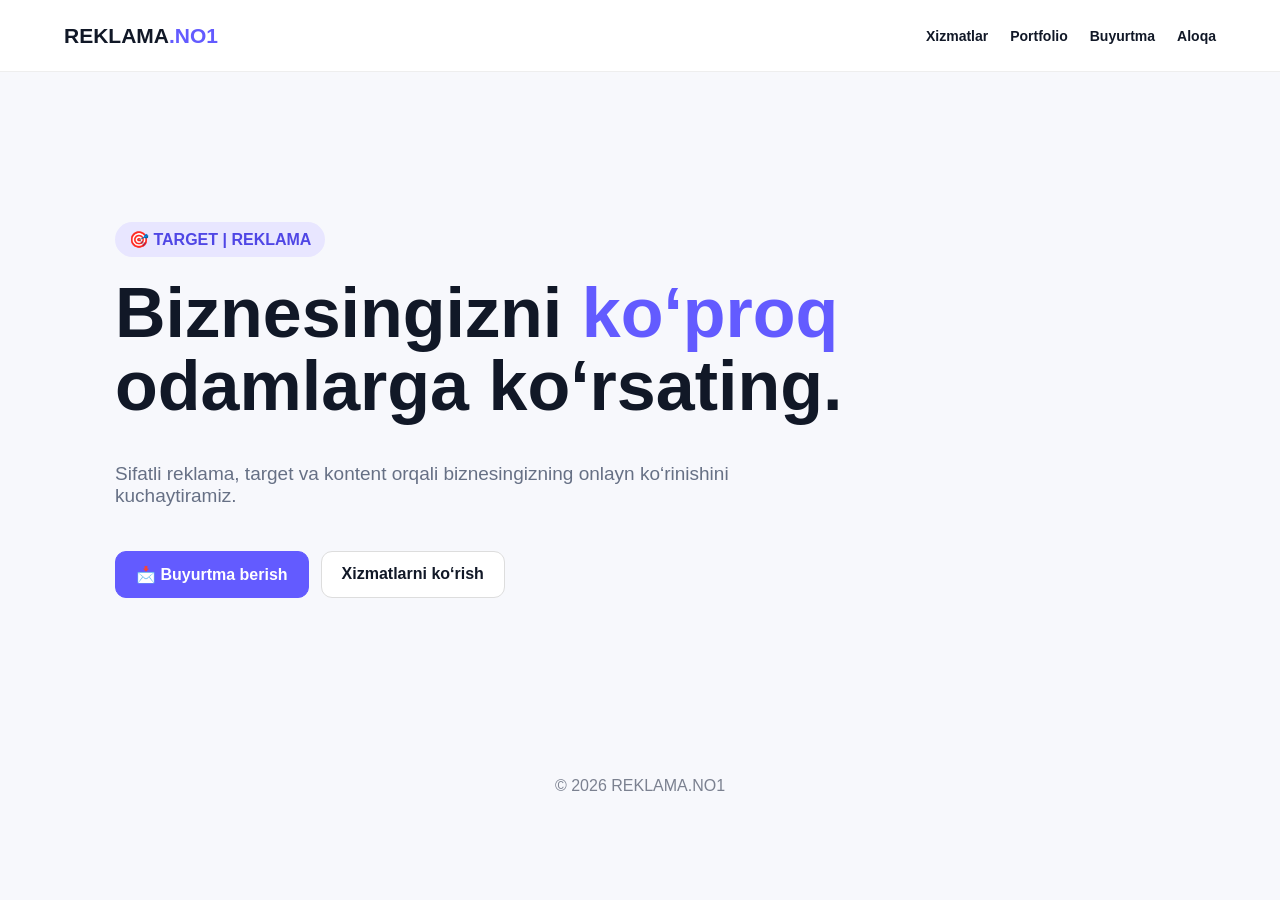
<file: index.html>
<!doctype html><html lang="uz"><head><meta charset="utf-8"><meta name="viewport" content="width=device-width,initial-scale=1"><title>REKLAMA.NO1</title><link rel="stylesheet" href="style.css"></head><body><header><a class="logo" href="index.html">REKLAMA<span>.NO1</span></a><nav><a href="services.html">Xizmatlar</a><a href="portfolio.html">Portfolio</a><a href="order.html">Buyurtma</a><a href="contact.html">Aloqa</a></nav></header><main class="hero"><span class="badge">🎯 TARGET | REKLAMA</span><h1>Biznesingizni <b>ko‘proq</b> odamlarga ko‘rsating.</h1><p>Sifatli reklama, target va kontent orqali biznesingizning onlayn ko‘rinishini kuchaytiramiz.</p><div class="buttons"><a class="btn primary" href="order.html">📩 Buyurtma berish</a><a class="btn" href="services.html">Xizmatlarni ko‘rish</a></div></main><footer>© 2026 REKLAMA.NO1</footer></body></html>
</file>
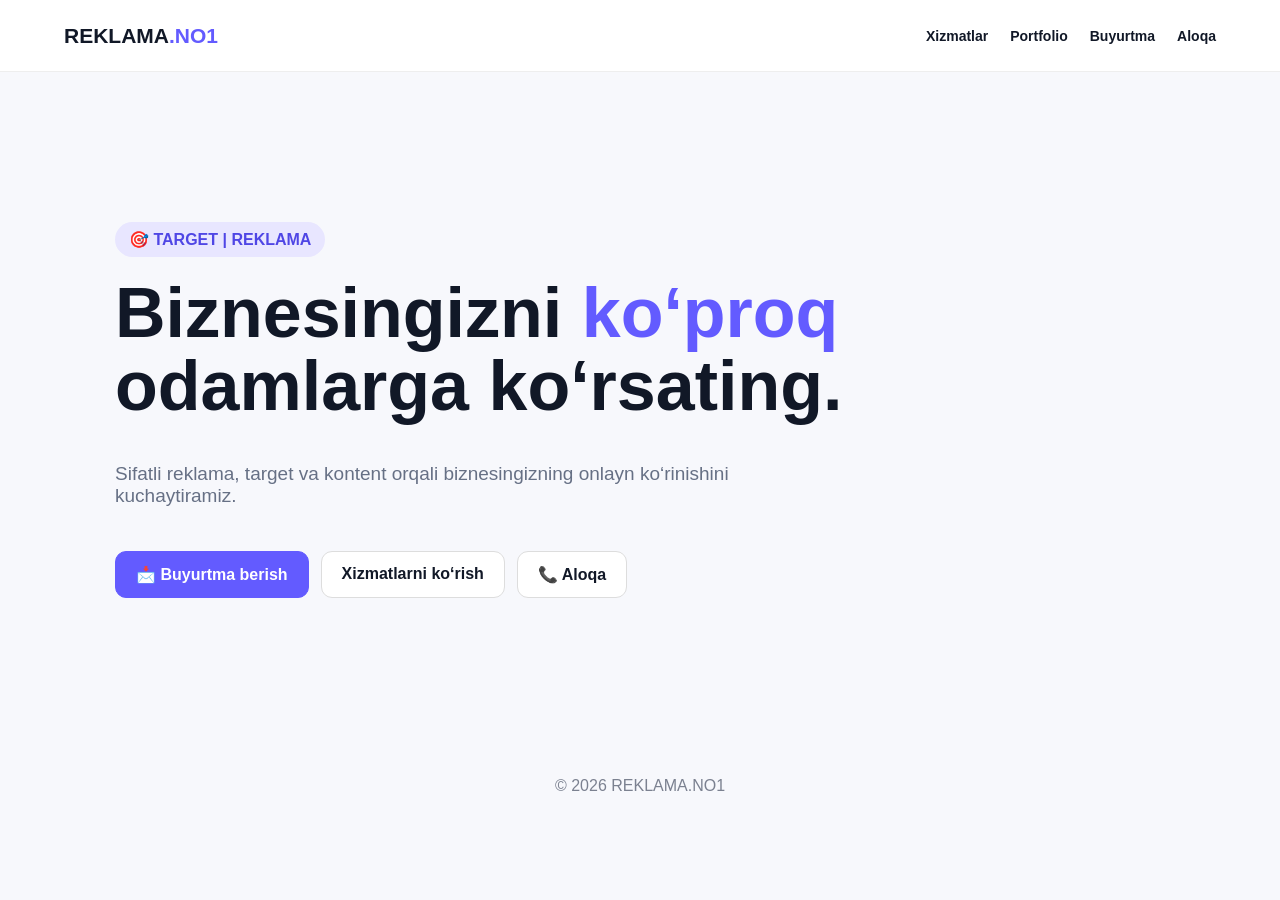
<file: index-3.html>
<!doctype html><html lang="uz"><head><meta charset="utf-8"><meta name="viewport" content="width=device-width,initial-scale=1"><title>REKLAMA.NO1</title><link rel="stylesheet" href="style.css"></head><body><header><a class="logo" href="index.html">REKLAMA<span>.NO1</span></a><nav><a href="services.html">Xizmatlar</a><a href="portfolio.html">Portfolio</a><a href="order.html">Buyurtma</a><a href="contact.html">Aloqa</a></nav></header><main class="hero"><span class="badge">🎯 TARGET | REKLAMA</span><h1>Biznesingizni <b>ko‘proq</b> odamlarga ko‘rsating.</h1><p>Sifatli reklama, target va kontent orqali biznesingizning onlayn ko‘rinishini kuchaytiramiz.</p><div class="buttons"><a class="btn primary" href="order.html">📩 Buyurtma berish</a><a class="btn" href="services.html">Xizmatlarni ko‘rish</a><a class="btn" href="contact.html">📞 Aloqa</a></div></main><footer>© 2026 REKLAMA.NO1</footer></body></html>
</file>
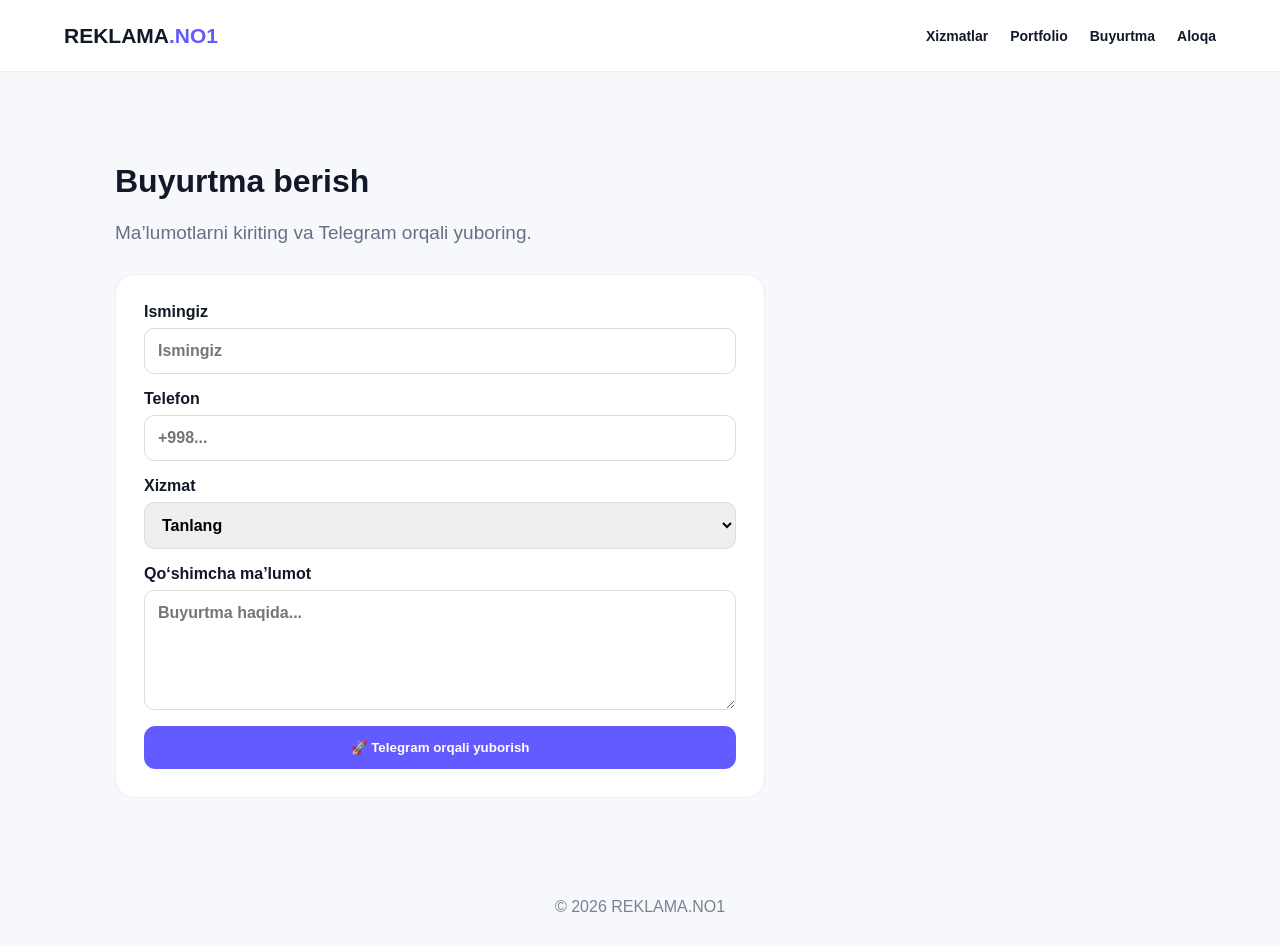
<file: order.html>
<!doctype html><html lang="uz"><head><meta charset="utf-8"><meta name="viewport" content="width=device-width,initial-scale=1"><title>Buyurtma | REKLAMA.NO1</title><link rel="stylesheet" href="style.css"></head><body><header><a class="logo" href="index.html">REKLAMA<span>.NO1</span></a><nav><a href="services.html">Xizmatlar</a><a href="portfolio.html">Portfolio</a><a href="order.html">Buyurtma</a><a href="contact.html">Aloqa</a></nav></header><main class="container"><h1>Buyurtma berish</h1><p class="lead">Ma’lumotlarni kiriting va Telegram orqali yuboring.</p><form id="orderForm"><label>Ismingiz<input id="name" required placeholder="Ismingiz"></label><label>Telefon<input id="phone" required type="tel" placeholder="+998..."></label><label>Xizmat<select id="service" required><option value="">Tanlang</option><option>Target reklama</option><option>Instagram reklama</option><option>Reels & kontent</option><option>Sotuvni oshirish</option><option>Reklama dizayni</option><option>SMM maslahat</option></select></label><label>Qo‘shimcha ma’lumot<textarea id="msg" placeholder="Buyurtma haqida..."></textarea></label><button class="btn primary" type="submit">🚀 Telegram orqali yuborish</button></form></main><script>const p=new URLSearchParams(location.search).get('service');if(p)document.getElementById('service').value=p;document.getElementById('orderForm').onsubmit=e=>{e.preventDefault();const t=`🚀 Yangi buyurtma%0A%0A👤 Ism: ${encodeURIComponent(name.value)}%0A📞 Telefon: ${encodeURIComponent(phone.value)}%0A🎯 Xizmat: ${encodeURIComponent(service.value)}%0A📝 Izoh: ${encodeURIComponent(msg.value)}`;location.href='https://t.me/xon_6701?text='+t}</script><footer>© 2026 REKLAMA.NO1</footer></body></html>
</file>
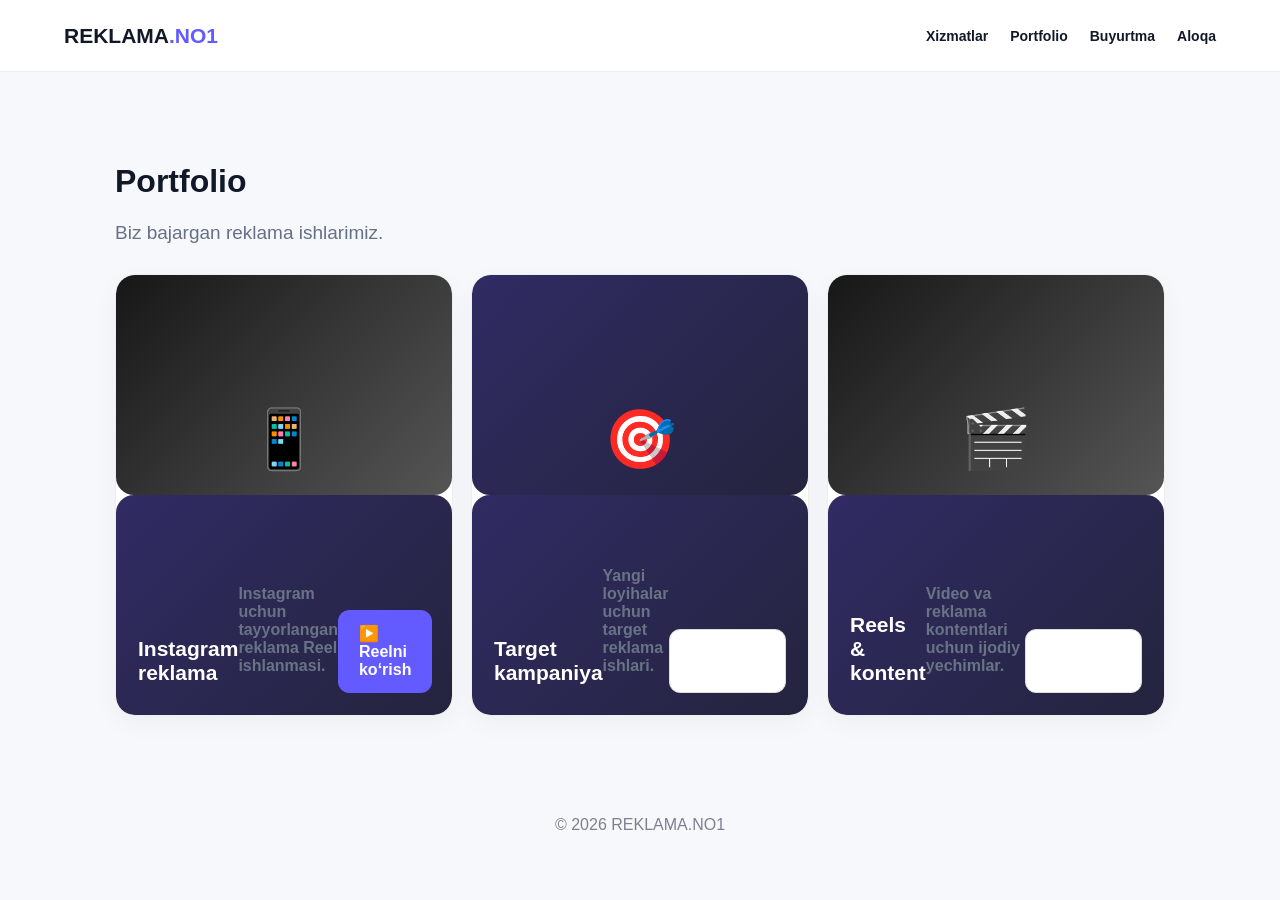
<file: portfolio.html>
<!doctype html>
<html lang="uz">
<head>
<meta charset="utf-8">
<meta name="viewport" content="width=device-width,initial-scale=1">
<title>Portfolio | REKLAMA.NO1</title>
<link rel="stylesheet" href="style.css">
<style>
.work-card{background:#fff;border:1px solid #eee;border-radius:20px;overflow:hidden;box-shadow:0 8px 25px #0000000a}
.work-preview{height:220px;display:flex;align-items:center;justify-content:center;background:linear-gradient(135deg,#171717,#555);color:#fff;font-size:58px}
.work-card:nth-child(2) .work-preview{background:linear-gradient(135deg,#302b63,#24243e)}
.work-info{padding:20px}.work-info h2{margin:0 0 8px;font-size:21px}.work-info p{color:#697386;margin:0 0 18px}
</style>
</head>
<body>
<header>
<a class="logo" href="index.html">REKLAMA<span>.NO1</span></a>
<nav>
<a href="services.html">Xizmatlar</a>
<a href="portfolio.html">Portfolio</a>
<a href="order.html">Buyurtma</a>
<a href="contact.html">Aloqa</a>
</nav>
</header>

<main class="container">
<h1>Portfolio</h1>
<p class="lead">Biz bajargan reklama ishlarimiz.</p>

<div class="portfolio">
<article class="work-card">
<div class="work-preview">📱</div>
<div class="work-info">
<h2>Instagram reklama</h2>
<p>Instagram uchun tayyorlangan reklama Reel ishlanmasi.</p>
<a class="btn primary" href="https://www.instagram.com/reel/Ddb1WnJIrui/?stkn=bXcxeHI1MWplaDh1" target="_blank" rel="noopener">▶️ Reelni ko‘rish</a>
</div>
</article>

<article class="work-card">
<div class="work-preview">🎯</div>
<div class="work-info">
<h2>Target kampaniya</h2>
<p>Yangi loyihalar uchun target reklama ishlari.</p>
<a class="btn" href="order.html?service=Target%20reklama">Buyurtma berish</a>
</div>
</article>

<article class="work-card">
<div class="work-preview">🎬</div>
<div class="work-info">
<h2>Reels & kontent</h2>
<p>Video va reklama kontentlari uchun ijodiy yechimlar.</p>
<a class="btn" href="order.html?service=Reels%20%26%20kontent">Buyurtma berish</a>
</div>
</article>
</div>
</main>

<footer>© 2026 REKLAMA.NO1</footer>
</body>
</html>
</file>
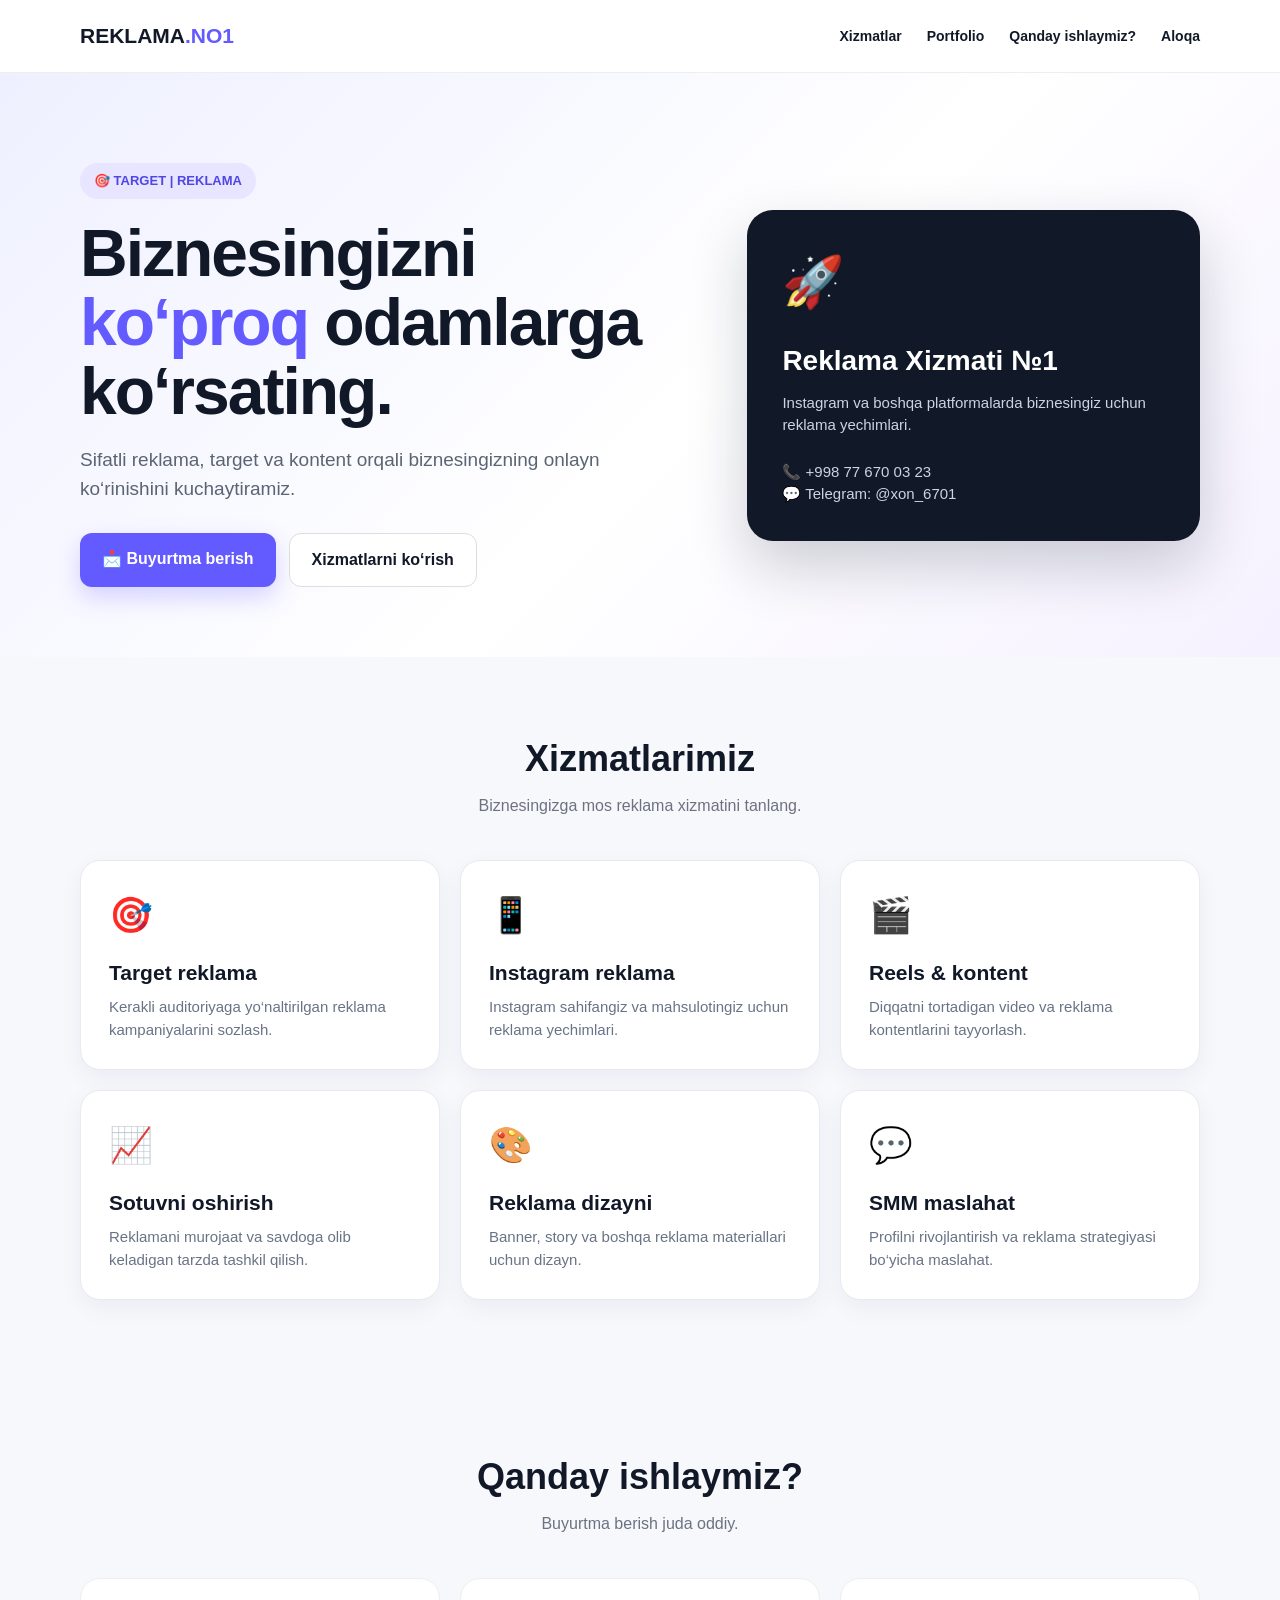
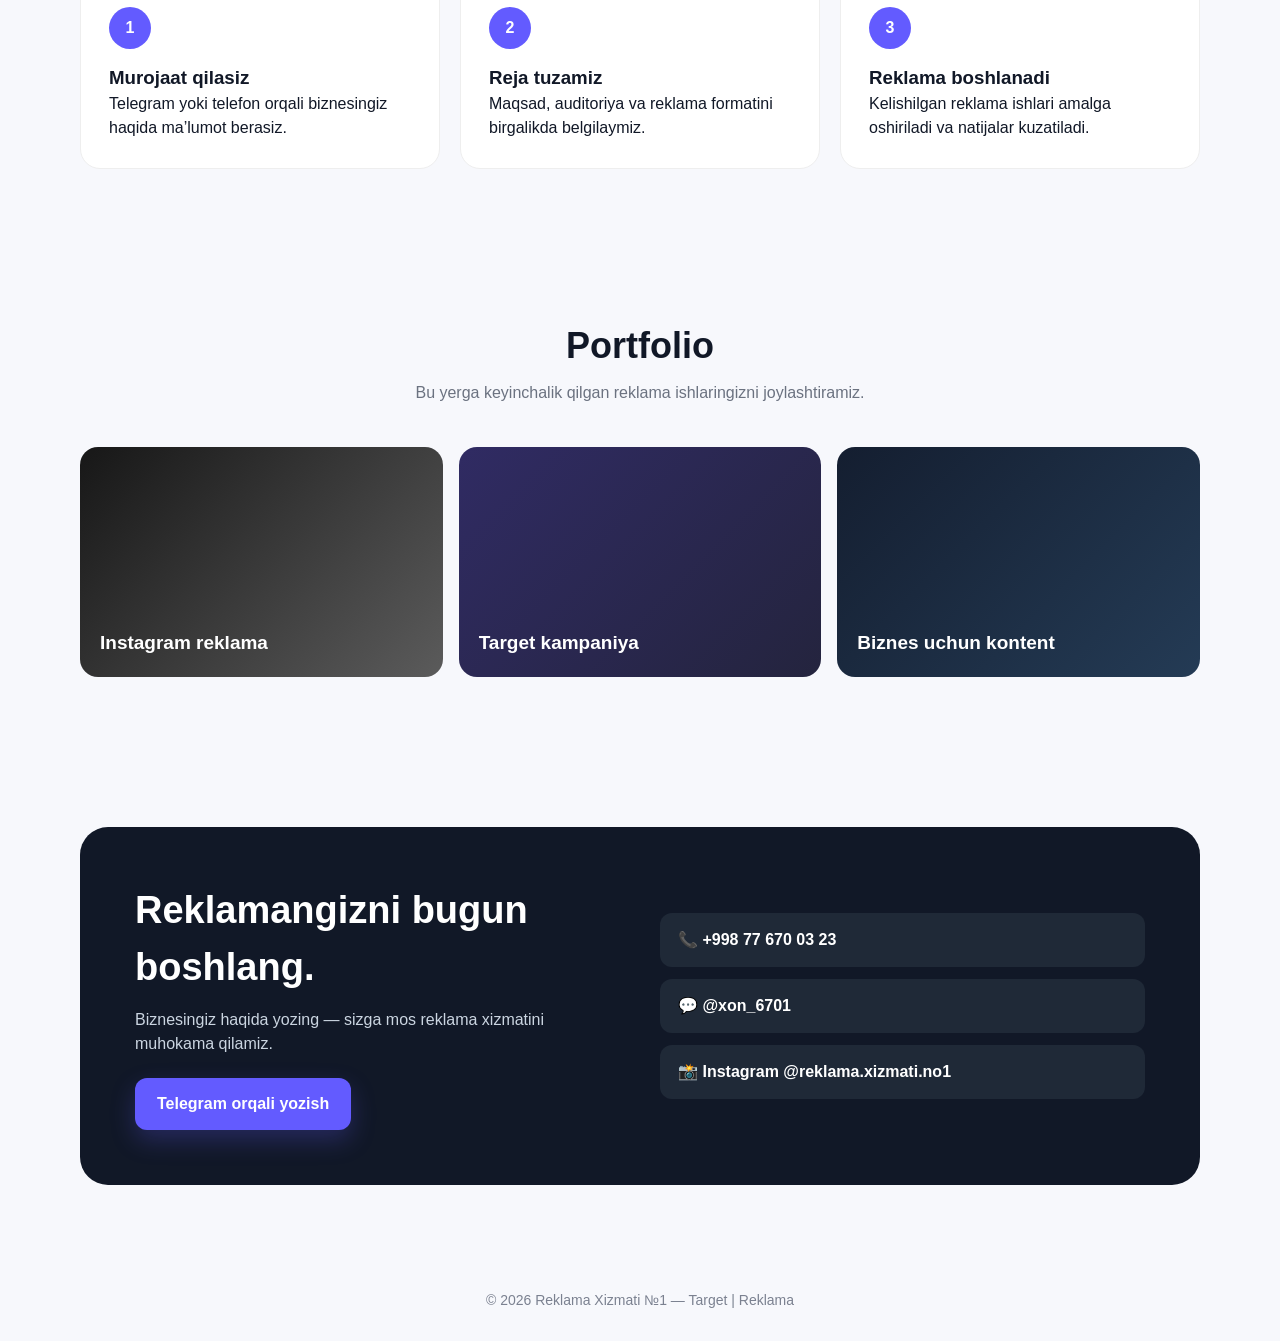
<file: reklama_xizmati_no1.html>
<!DOCTYPE html>
<html lang="uz">
<head>
  <meta charset="UTF-8">
  <meta name="viewport" content="width=device-width, initial-scale=1.0">
  <title>Reklama Xizmati №1 | Target & Reklama</title>
  <meta name="description" content="Biznesingizni ko‘proq odamlarga ko‘rsating. Sifatli reklama va target xizmatlari.">
  <style>
    *{box-sizing:border-box;margin:0;padding:0}
    html{scroll-behavior:smooth}
    body{font-family:Arial,Helvetica,sans-serif;background:#f7f8fc;color:#111827;line-height:1.5}
    a{text-decoration:none;color:inherit}
    .container{width:min(1120px,92%);margin:auto}
    header{position:sticky;top:0;z-index:10;background:rgba(255,255,255,.94);backdrop-filter:blur(12px);border-bottom:1px solid #eee}
    nav{height:72px;display:flex;align-items:center;justify-content:space-between}
    .logo{font-size:21px;font-weight:800}
    .logo span{color:#635bff}
    .navlinks{display:flex;gap:25px;font-weight:600;font-size:14px}
    .navlinks a:hover{color:#635bff}
    .menu{display:none;font-size:28px;border:0;background:none}
    .hero{padding:90px 0 70px;background:linear-gradient(135deg,#eef0ff,#fff 55%,#f5f1ff)}
    .hero-grid{display:grid;grid-template-columns:1.15fr .85fr;gap:55px;align-items:center}
    .badge{display:inline-block;background:#e7e5ff;color:#4f46e5;padding:8px 14px;border-radius:30px;font-weight:700;font-size:13px;margin-bottom:20px}
    h1{font-size:clamp(38px,6vw,66px);line-height:1.05;margin-bottom:20px;letter-spacing:-2px}
    h1 span{color:#635bff}
    .hero p{font-size:19px;color:#5b6472;max-width:620px;margin-bottom:30px}
    .buttons{display:flex;gap:13px;flex-wrap:wrap}
    .btn{padding:14px 22px;border-radius:12px;font-weight:800;display:inline-block;transition:.2s}
    .btn-primary{background:#635bff;color:white;box-shadow:0 10px 25px rgba(99,91,255,.25)}
    .btn-primary:hover{transform:translateY(-2px)}
    .btn-light{background:white;border:1px solid #ddd}
    .hero-card{background:#111827;color:#fff;border-radius:26px;padding:35px;box-shadow:0 25px 60px rgba(17,24,39,.2)}
    .hero-card .icon{font-size:50px;margin-bottom:20px}
    .hero-card h3{font-size:28px;margin-bottom:10px}
    .hero-card p{font-size:15px;color:#cbd5e1;margin:0}
    section{padding:75px 0}
    .section-title{text-align:center;margin-bottom:42px}
    .section-title h2{font-size:36px;margin-bottom:8px}
    .section-title p{color:#6b7280}
    .cards{display:grid;grid-template-columns:repeat(3,1fr);gap:20px}
    .card{background:white;border:1px solid #e9e9ef;border-radius:20px;padding:28px;box-shadow:0 8px 25px rgba(20,20,50,.05)}
    .card .emoji{font-size:35px;margin-bottom:15px}
    .card h3{font-size:21px;margin-bottom:8px}
    .card p{color:#697386;font-size:15px}
    .steps{display:grid;grid-template-columns:repeat(3,1fr);gap:20px}
    .step{background:#fff;border-radius:20px;padding:28px;border:1px solid #eee}
    .number{width:42px;height:42px;border-radius:50%;display:grid;place-items:center;background:#635bff;color:#fff;font-weight:800;margin-bottom:15px}
    .portfolio{display:grid;grid-template-columns:repeat(3,1fr);gap:16px}
    .work{height:230px;border-radius:18px;background:linear-gradient(135deg,#171717,#5b5b5b);display:flex;align-items:flex-end;padding:20px;color:#fff;overflow:hidden;position:relative}
    .work:nth-child(2){background:linear-gradient(135deg,#302b63,#24243e)}
    .work:nth-child(3){background:linear-gradient(135deg,#141e30,#243b55)}
    .work strong{font-size:19px}
    .contact{background:#111827;color:#fff;border-radius:28px;padding:55px}
    .contact-grid{display:grid;grid-template-columns:1fr 1fr;gap:40px;align-items:center}
    .contact h2{font-size:38px;margin-bottom:12px}
    .contact p{color:#cbd5e1;margin-bottom:22px}
    .contact-links{display:grid;gap:12px}
    .contact-link{background:#1f2937;padding:15px 18px;border-radius:12px;font-weight:700}
    footer{text-align:center;padding:30px;color:#7b8190;font-size:14px}
    @media(max-width:800px){
      .navlinks{display:none}.menu{display:block}
      .hero-grid,.contact-grid{grid-template-columns:1fr}
      .cards,.steps,.portfolio{grid-template-columns:1fr}
      .hero{padding-top:60px}
      .contact{padding:35px 25px}
    }
  </style>
</head>
<body>
<header>
  <div class="container">
    <nav>
      <a class="logo" href="#">REKLAMA<span>.NO1</span></a>
      <div class="navlinks">
        <a href="#xizmatlar">Xizmatlar</a>
        <a href="#portfolio">Portfolio</a>
        <a href="#qanday">Qanday ishlaymiz?</a>
        <a href="#aloqa">Aloqa</a>
      </div>
      <button class="menu" onclick="alert('Menyu: Xizmatlar • Portfolio • Aloqa')">☰</button>
    </nav>
  </div>
</header>

<main>
  <section class="hero">
    <div class="container hero-grid">
      <div>
        <div class="badge">🎯 TARGET | REKLAMA</div>
        <h1>Biznesingizni <span>ko‘proq</span> odamlarga ko‘rsating.</h1>
        <p>Sifatli reklama, target va kontent orqali biznesingizning onlayn ko‘rinishini kuchaytiramiz.</p>
        <div class="buttons">
          <a class="btn btn-primary" href="https://t.me/xon_6701" target="_blank">📩 Buyurtma berish</a>
          <a class="btn btn-light" href="#xizmatlar">Xizmatlarni ko‘rish</a>
        </div>
      </div>
      <div class="hero-card">
        <div class="icon">🚀</div>
        <h3>Reklama Xizmati №1</h3>
        <p>Instagram va boshqa platformalarda biznesingiz uchun reklama yechimlari.</p>
        <br>
        <p>📞 +998 77 670 03 23</p>
        <p>💬 Telegram: @xon_6701</p>
      </div>
    </div>
  </section>

  <section id="xizmatlar">
    <div class="container">
      <div class="section-title">
        <h2>Xizmatlarimiz</h2>
        <p>Biznesingizga mos reklama xizmatini tanlang.</p>
      </div>
      <div class="cards">
        <div class="card"><div class="emoji">🎯</div><h3>Target reklama</h3><p>Kerakli auditoriyaga yo‘naltirilgan reklama kampaniyalarini sozlash.</p></div>
        <div class="card"><div class="emoji">📱</div><h3>Instagram reklama</h3><p>Instagram sahifangiz va mahsulotingiz uchun reklama yechimlari.</p></div>
        <div class="card"><div class="emoji">🎬</div><h3>Reels & kontent</h3><p>Diqqatni tortadigan video va reklama kontentlarini tayyorlash.</p></div>
        <div class="card"><div class="emoji">📈</div><h3>Sotuvni oshirish</h3><p>Reklamani murojaat va savdoga olib keladigan tarzda tashkil qilish.</p></div>
        <div class="card"><div class="emoji">🎨</div><h3>Reklama dizayni</h3><p>Banner, story va boshqa reklama materiallari uchun dizayn.</p></div>
        <div class="card"><div class="emoji">💬</div><h3>SMM maslahat</h3><p>Profilni rivojlantirish va reklama strategiyasi bo‘yicha maslahat.</p></div>
      </div>
    </div>
  </section>

  <section id="qanday">
    <div class="container">
      <div class="section-title">
        <h2>Qanday ishlaymiz?</h2>
        <p>Buyurtma berish juda oddiy.</p>
      </div>
      <div class="steps">
        <div class="step"><div class="number">1</div><h3>Murojaat qilasiz</h3><p>Telegram yoki telefon orqali biznesingiz haqida ma’lumot berasiz.</p></div>
        <div class="step"><div class="number">2</div><h3>Reja tuzamiz</h3><p>Maqsad, auditoriya va reklama formatini birgalikda belgilaymiz.</p></div>
        <div class="step"><div class="number">3</div><h3>Reklama boshlanadi</h3><p>Kelishilgan reklama ishlari amalga oshiriladi va natijalar kuzatiladi.</p></div>
      </div>
    </div>
  </section>

  <section id="portfolio">
    <div class="container">
      <div class="section-title">
        <h2>Portfolio</h2>
        <p>Bu yerga keyinchalik qilgan reklama ishlaringizni joylashtiramiz.</p>
      </div>
      <div class="portfolio">
        <div class="work"><strong>Instagram reklama</strong></div>
        <div class="work"><strong>Target kampaniya</strong></div>
        <div class="work"><strong>Biznes uchun kontent</strong></div>
      </div>
    </div>
  </section>

  <section id="aloqa">
    <div class="container">
      <div class="contact">
        <div class="contact-grid">
          <div>
            <h2>Reklamangizni bugun boshlang.</h2>
            <p>Biznesingiz haqida yozing — sizga mos reklama xizmatini muhokama qilamiz.</p>
            <a class="btn btn-primary" href="https://t.me/xon_6701" target="_blank">Telegram orqali yozish</a>
          </div>
          <div class="contact-links">
            <a class="contact-link" href="tel:+998776700323">📞 +998 77 670 03 23</a>
            <a class="contact-link" href="https://t.me/xon_6701" target="_blank">💬 @xon_6701</a>
            <a class="contact-link" href="https://instagram.com/reklama.xizmati.no1" target="_blank">📸 Instagram @reklama.xizmati.no1</a>
          </div>
        </div>
      </div>
    </div>
  </section>
</main>

<footer>© 2026 Reklama Xizmati №1 — Target | Reklama</footer>
</body>
</html>
</file>
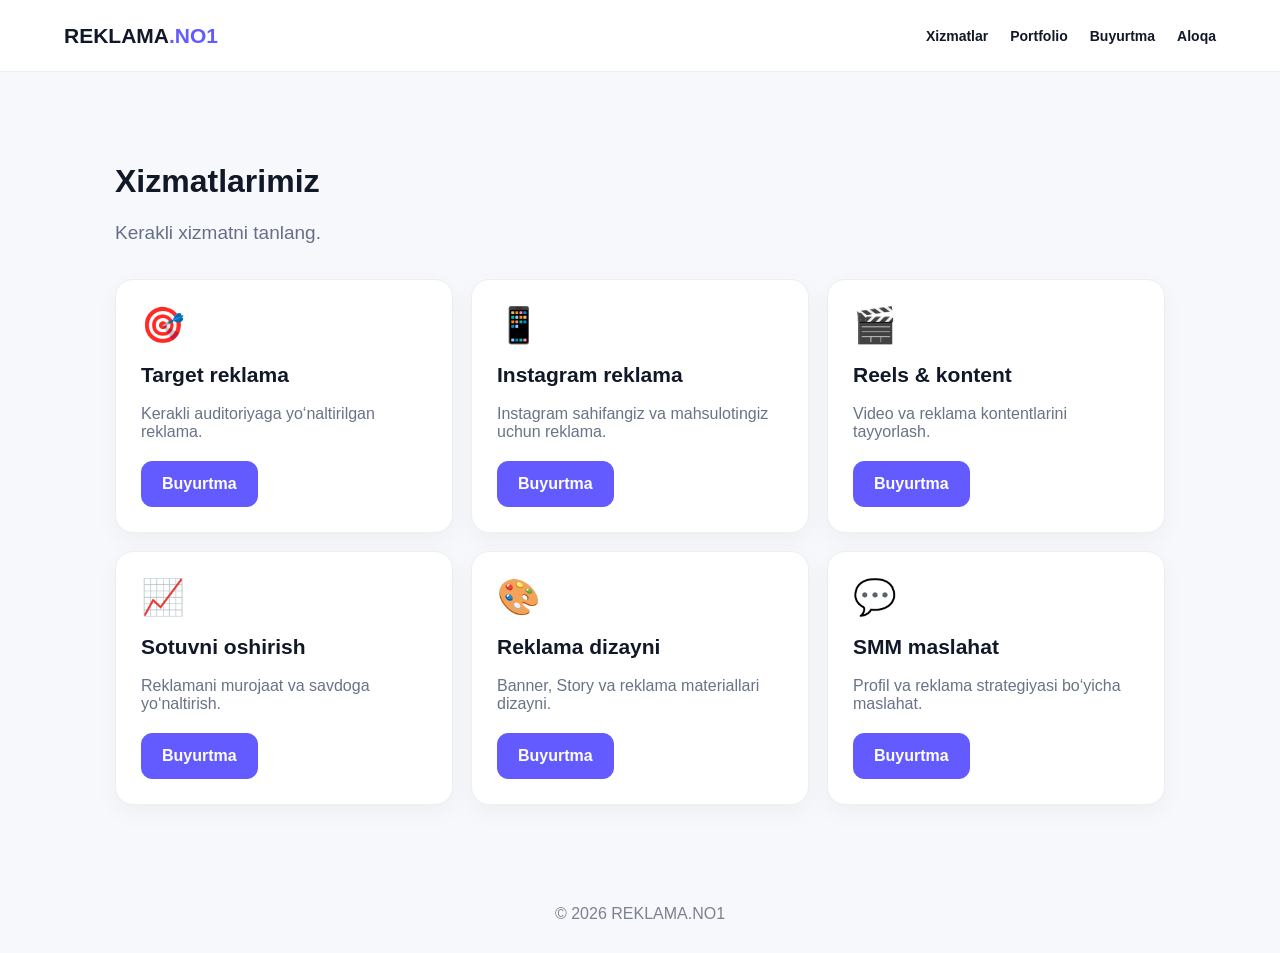
<file: services.html>
<!doctype html><html lang="uz"><head><meta charset="utf-8"><meta name="viewport" content="width=device-width,initial-scale=1"><title>Xizmatlar | REKLAMA.NO1</title><link rel="stylesheet" href="style.css"></head><body><header><a class="logo" href="index.html">REKLAMA<span>.NO1</span></a><nav><a href="services.html">Xizmatlar</a><a href="portfolio.html">Portfolio</a><a href="order.html">Buyurtma</a><a href="contact.html">Aloqa</a></nav></header><main class="container"><h1>Xizmatlarimiz</h1><p class="lead">Kerakli xizmatni tanlang.</p><div class="grid"><article><i>🎯</i><h2>Target reklama</h2><p>Kerakli auditoriyaga yo‘naltirilgan reklama.</p><a class="btn primary" href="order.html?service=Target%20reklama">Buyurtma</a></article><article><i>📱</i><h2>Instagram reklama</h2><p>Instagram sahifangiz va mahsulotingiz uchun reklama.</p><a class="btn primary" href="order.html?service=Instagram%20reklama">Buyurtma</a></article><article><i>🎬</i><h2>Reels & kontent</h2><p>Video va reklama kontentlarini tayyorlash.</p><a class="btn primary" href="order.html?service=Reels%20%26%20kontent">Buyurtma</a></article><article><i>📈</i><h2>Sotuvni oshirish</h2><p>Reklamani murojaat va savdoga yo‘naltirish.</p><a class="btn primary" href="order.html?service=Sotuvni%20oshirish">Buyurtma</a></article><article><i>🎨</i><h2>Reklama dizayni</h2><p>Banner, Story va reklama materiallari dizayni.</p><a class="btn primary" href="order.html?service=Reklama%20dizayni">Buyurtma</a></article><article><i>💬</i><h2>SMM maslahat</h2><p>Profil va reklama strategiyasi bo‘yicha maslahat.</p><a class="btn primary" href="order.html?service=SMM%20maslahat">Buyurtma</a></article></div></main><footer>© 2026 REKLAMA.NO1</footer></body></html>
</file>
<file: style.css>
*{box-sizing:border-box}body{margin:0;font-family:Arial,sans-serif;background:#f7f8fc;color:#111827}a{text-decoration:none;color:inherit}header{height:72px;background:#fff;border-bottom:1px solid #eee;display:flex;align-items:center;justify-content:space-between;padding:0 5%;position:sticky;top:0;z-index:5}.logo{font-size:21px;font-weight:900}.logo span,b{color:#635bff}nav{display:flex;gap:22px;font-weight:700;font-size:14px}nav a:hover{color:#635bff}.container{width:min(1050px,90%);margin:auto;padding:70px 0}.hero{min-height:75vh;display:flex;flex-direction:column;justify-content:center;align-items:flex-start;width:min(1050px,90%);margin:auto}.badge{background:#e8e6ff;color:#4f46e5;padding:8px 14px;border-radius:30px;font-weight:bold}.hero h1{font-size:clamp(40px,7vw,70px);line-height:1.05;margin:20px 0}.hero p,.lead{font-size:19px;color:#667085;max-width:700px}.buttons{display:flex;gap:12px;flex-wrap:wrap;margin-top:25px}.btn{display:inline-block;padding:13px 20px;border-radius:11px;border:1px solid #ddd;background:#fff;font-weight:800;cursor:pointer}.primary{background:#635bff;color:#fff;border-color:#635bff}.grid{display:grid;grid-template-columns:repeat(3,1fr);gap:18px;margin-top:35px}.grid article{background:#fff;border:1px solid #eee;border-radius:18px;padding:25px;box-shadow:0 8px 25px #0000000a}.grid i{font-style:normal;font-size:35px}.grid h2{font-size:21px}.grid p{color:#697386;margin-bottom:20px}.portfolio{display:grid;grid-template-columns:repeat(3,1fr);gap:18px;margin-top:30px}.portfolio div{height:220px;border-radius:18px;background:linear-gradient(135deg,#171717,#555);color:#fff;display:flex;align-items:end;padding:22px;font-weight:800}.portfolio div:nth-child(2){background:linear-gradient(135deg,#302b63,#24243e)}.portfolio div:nth-child(3){background:linear-gradient(135deg,#141e30,#243b55)}form{max-width:650px;background:#fff;padding:28px;border-radius:20px;margin-top:30px;display:grid;gap:16px;border:1px solid #eee}label{font-weight:700;display:grid;gap:7px}input,select,textarea{padding:13px;border:1px solid #ddd;border-radius:10px;font:inherit}textarea{min-height:120px}.contact{display:grid;gap:15px;max-width:600px;margin-top:30px}.contact a{background:#fff;padding:18px;border-radius:12px;border:1px solid #eee;font-weight:800}footer{text-align:center;padding:30px;color:#7b8190}@media(max-width:750px){header{height:auto;min-height:70px;flex-wrap:wrap;padding:15px 5%;gap:10px}nav{width:100%;overflow:auto;gap:15px}.grid,.portfolio{grid-template-columns:1fr}.container{padding:45px 0}.hero{min-height:70vh}.hero h1{font-size:43px}}
</file>
